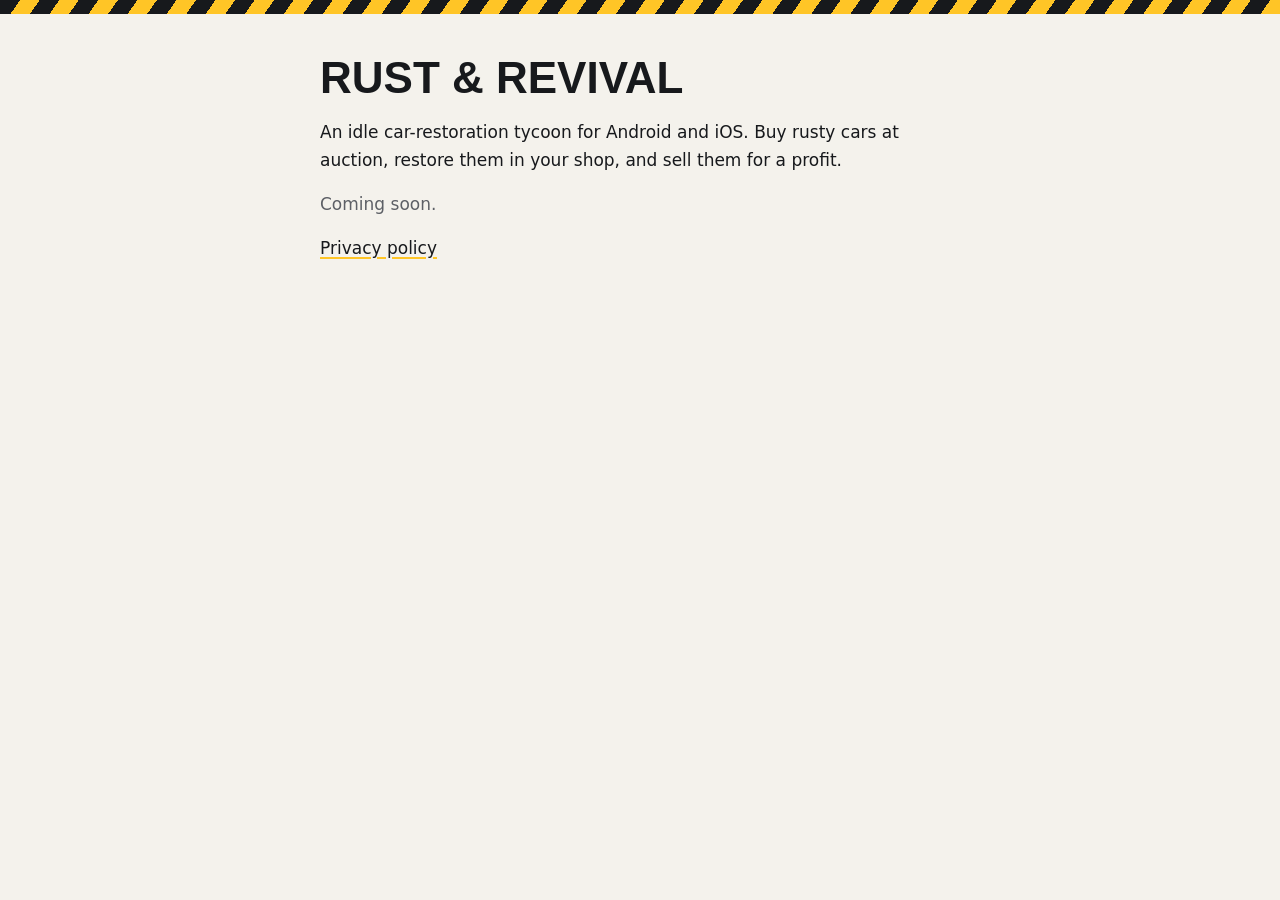
<file: index.html>
<!doctype html>
<html lang="en">
<head>
<meta charset="utf-8">
<meta name="viewport" content="width=device-width, initial-scale=1">
<title>Rust &amp; Revival</title>
<meta name="description" content="An idle car-restoration tycoon for Android and iOS.">
<link rel="stylesheet" href="/style.css">
</head>
<body>
<div class="hazard"></div>
<main>
<h1>Rust &amp; Revival</h1>
<p>An idle car-restoration tycoon for Android and iOS. Buy rusty cars at auction, restore them in your shop, and sell them for a profit.</p>
<p class="muted">Coming soon.</p>
<p><a href="/privacy/">Privacy policy</a></p>
</main>
</body>
</html>
</file>
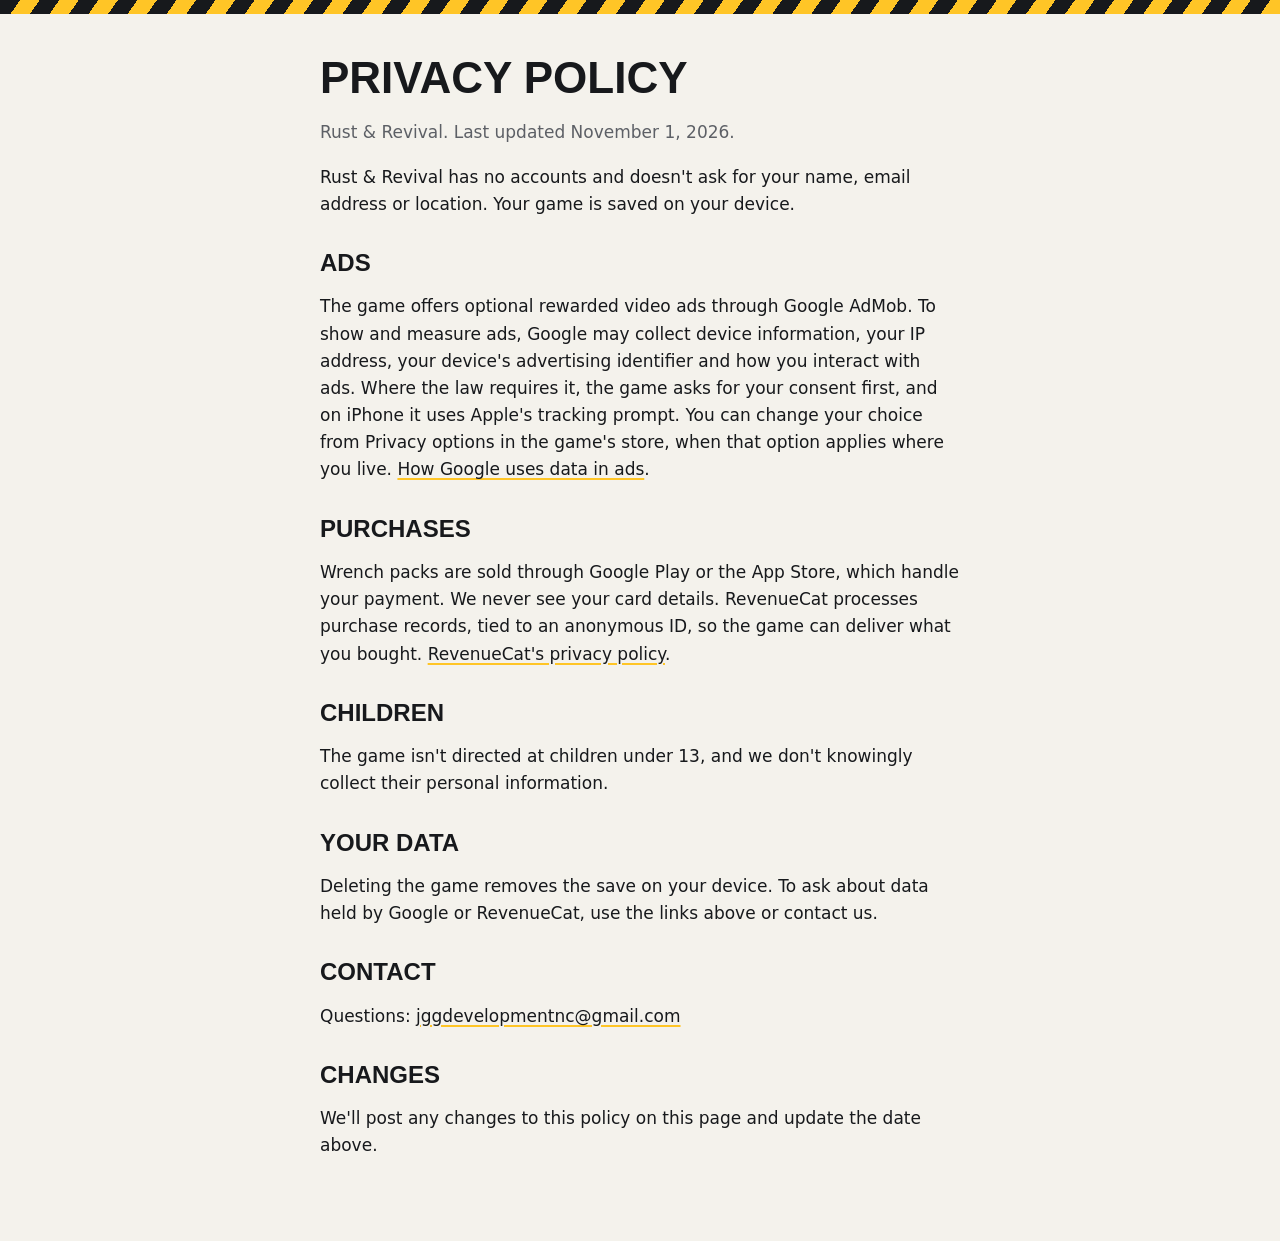
<file: privacy/index.html>
<!doctype html>
<html lang="en">
<head>
<meta charset="utf-8">
<meta name="viewport" content="width=device-width, initial-scale=1">
<title>Privacy Policy</title>
<meta name="description" content="Privacy policy for Rust &amp; Revival.">
<link rel="stylesheet" href="/style.css">
</head>
<body>
<div class="hazard"></div>
<main>
<h1>Privacy policy</h1>
<p class="muted">Rust &amp; Revival. Last updated November 1, 2026.</p>
<p>Rust &amp; Revival has no accounts and doesn't ask for your name, email address or location. Your game is saved on your device.</p>
<h2>Ads</h2>
<p>The game offers optional rewarded video ads through Google AdMob. To show and measure ads, Google may collect device information, your IP address, your device's advertising identifier and how you interact with ads. Where the law requires it, the game asks for your consent first, and on iPhone it uses Apple's tracking prompt. You can change your choice from Privacy options in the game's store, when that option applies where you live. <a href="https://policies.google.com/technologies/ads">How Google uses data in ads</a>.</p>
<h2>Purchases</h2>
<p>Wrench packs are sold through Google Play or the App Store, which handle your payment. We never see your card details. RevenueCat processes purchase records, tied to an anonymous ID, so the game can deliver what you bought. <a href="https://www.revenuecat.com/privacy/">RevenueCat's privacy policy</a>.</p>
<h2>Children</h2>
<p>The game isn't directed at children under 13, and we don't knowingly collect their personal information.</p>
<h2>Your data</h2>
<p>Deleting the game removes the save on your device. To ask about data held by Google or RevenueCat, use the links above or contact us.</p>
<h2>Contact</h2>
<p>Questions: <a href="mailto:jggdevelopmentnc@gmail.com">jggdevelopmentnc@gmail.com</a></p>
<h2>Changes</h2>
<p>We'll post any changes to this policy on this page and update the date above.</p>
</main>
</body>
</html>
</file>
<file: style.css>
:root { --bg: #f4f2ec; --surface: #ffffff; --text: #17191c; --muted: #5d6066; --accent: #ffc526; --ink: #17191c; }
@media (prefers-color-scheme: dark) { :root { --bg: #0e1012; --surface: #1d2025; --text: #f4f2ec; --muted: #a3a6ab; } }
* { box-sizing: border-box; }
body { margin: 0; background: var(--bg); color: var(--text); font: 17px/1.6 system-ui, -apple-system, "Segoe UI", Roboto, sans-serif; }
.hazard { height: 14px; background: repeating-linear-gradient(-55deg, var(--accent) 0 16px, var(--ink) 16px 32px); }
main { max-width: 680px; margin: 0 auto; padding: 40px 20px 64px; }
h1, h2 { font-family: "Arial Narrow", "Roboto Condensed", Impact, sans-serif; font-stretch: condensed; text-transform: uppercase; line-height: 1.1; }
h1 { font-size: 44px; margin: 0 0 12px; }
h2 { font-size: 24px; margin: 32px 0 8px; }
a { color: inherit; text-decoration-color: var(--accent); text-decoration-thickness: 2px; text-underline-offset: 3px; }
.muted { color: var(--muted); }
</file>
